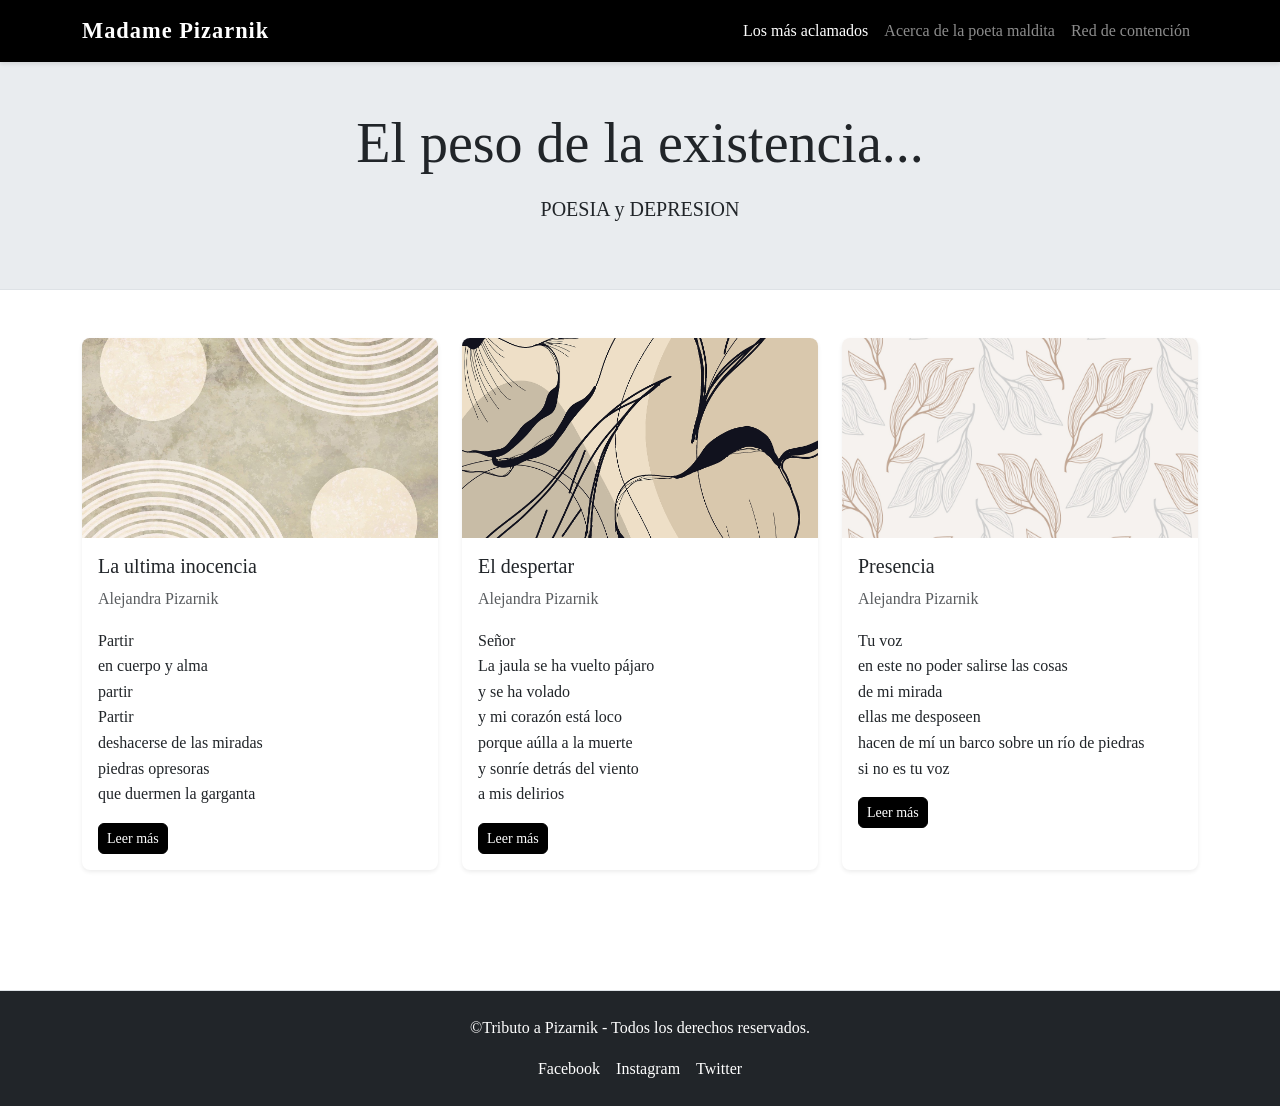
<file: index.html>
<!DOCTYPE html>
<html lang="es">
<head>
    <meta charset="UTF-8">
    <meta name="viewport" content="width=device-width, initial-scale=1.0">
    <title>Alejandra Pizarnik inicio</title>
    <!-- Bootstrap 5 CDN -->
    <link href="https://cdn.jsdelivr.net/npm/bootstrap@5.3.0/dist/css/bootstrap.min.css" rel="stylesheet">
    <!-- CSS personalizado -->
    <link rel="stylesheet" href="assets/styles.css">
</head>
<body>
    <!-- Navbar (COMPLETAR: agregar logo, links activos, menú colapsable) -->
    <nav class="navbar navbar-expand-md navbar-dark bg-primary sticky-top">
        <div class="container">
            <a class="navbar-brand fw-bold" href="index.html">Madame Pizarnik</a>
                   <button class="navbar-toggler" type="button" data-bs-toggle="collapse" data-bs-target="#navbarNav" aria-label="Abrir menu">
                    <span class="navbar-toggler-icon"></span>
                    <span class="visually-hidden">Abrir menú</span>
                    </button>

                <div class="collapse navbar-collapse" id="navbarNav">
                  <ul class="navbar-nav ms-auto">
                    <li class="nav-item">
                    <a class="nav-link active" href="#articulos">Los más aclamados</a>
                     </li>
                <li class="nav-item">
                    <a class="nav-link" href="about.html">Acerca de la poeta maldita</a>
                </li>
               <li class="nav-item">
                    <a class="nav-link" href="contact.html">Red de contención</a>
                </li>
            </ul>
        </div>
    </div>
</nav>

    <!-- Hero section -->
    <header class="bg-gradient text-blue py-5">
        <div class="container text-center">
            <h1 class="display-4">El peso de la existencia...</h1>
            <p class="lead">POESIA y DEPRESION</p>
        </div>
    </header>

    <!-- Main: listado de artículos -->
    <main id="articulos" class="py-5">
        <div class="container">
            <div class="row">
                <div class="col-md-4 mb-4">
                    <div class="card h-100 shadow-sm">
                        <img src="assets/images/photo1.jpg" class="card-img-top" alt="El paso de la infancia a la adultez">
                        <div class="card-body">
                            <h5 class="card-title">La ultima inocencia</h5>
                            <p class="card-text text-muted">Alejandra Pizarnik</p>
                            <p class="card-text">Partir<br>en cuerpo y alma<br>partir<br>Partir<br>deshacerse de las miradas<br>piedras opresoras<br>que duermen la garganta<br></p>
                            <a href="#" class="btn btn-primary btn-sm">Leer más</a>
                        </div>
                    </div>
                </div>

                <div class="col-md-4 mb-4">
                    <div class="card h-100 shadow-sm">
                        <img src="assets/images/photo2.png" class="card-img-top" alt="Ser consciente no libera">
                        <div class="card-body">
                            <h5 class="card-title">El despertar</h5>
                            <p class="card-text text-muted">Alejandra Pizarnik</p><p class="card-text">Señor<br>La jaula se ha vuelto pájaro<br>y se ha volado<br>y mi corazón está loco<br>porque aúlla a la muerte<br>y sonríe detrás del viento<br>a mis delirios<br></p>
                            <a href="#" class="btn btn-primary btn-sm">Leer más</a>
                        </div>
                    </div>
                </div>

                <div class="col-md-4 mb-4">
                    <div class="card h-100 shadow-sm">
                        <img src="assets/images/photo3.png" class="card-img-top" alt="Algo persiste, pero sin explicación">
                        <div class="card-body">
                            <h5 class="card-title">Presencia</h5>
                            <p class="card-text text-muted">Alejandra Pizarnik</p>
                            <p class="card-text">Tu voz<br>en este no poder salirse las cosas<br>de mi mirada<br>ellas me desposeen<br>hacen de mí un barco sobre un río de piedras<br>si no es tu voz<br></p>
                                <a href="#" class="btn btn-primary btn-sm">Leer más</a>
                        </div>
                    </div>
                </div>
            </div> </div>
    </main>

    <!-- Footer -->
    <footer class="bg-dark text-white py-4 mt-5">
        <div class="container text-center">
            <p>&copy;Tributo a Pizarnik - Todos los derechos reservados.</p>
        </div>

        <div class="d-flex justify-content-center align-items-center">
            <a href="https://www.facebook.com/alejandra.pizarnik" class="text-white mx-2" target="_blank">Facebook</a>
            <a href="https://www.instagram.com/alejandra.pizarnik" class="text-white mx-2" target="_blank">Instagram</a>
            <a href="https://twitter.com/alejandrapizarn" class="text-white mx-2" target="_blank">Twitter</a>
        </div>
    </footer>

    <!-- Bootstrap JS -->
    <script src="https://cdn.jsdelivr.net/npm/bootstrap@5.3.0/dist/js/bootstrap.bundle.min.js"></script>
</body>
</html>
</file>
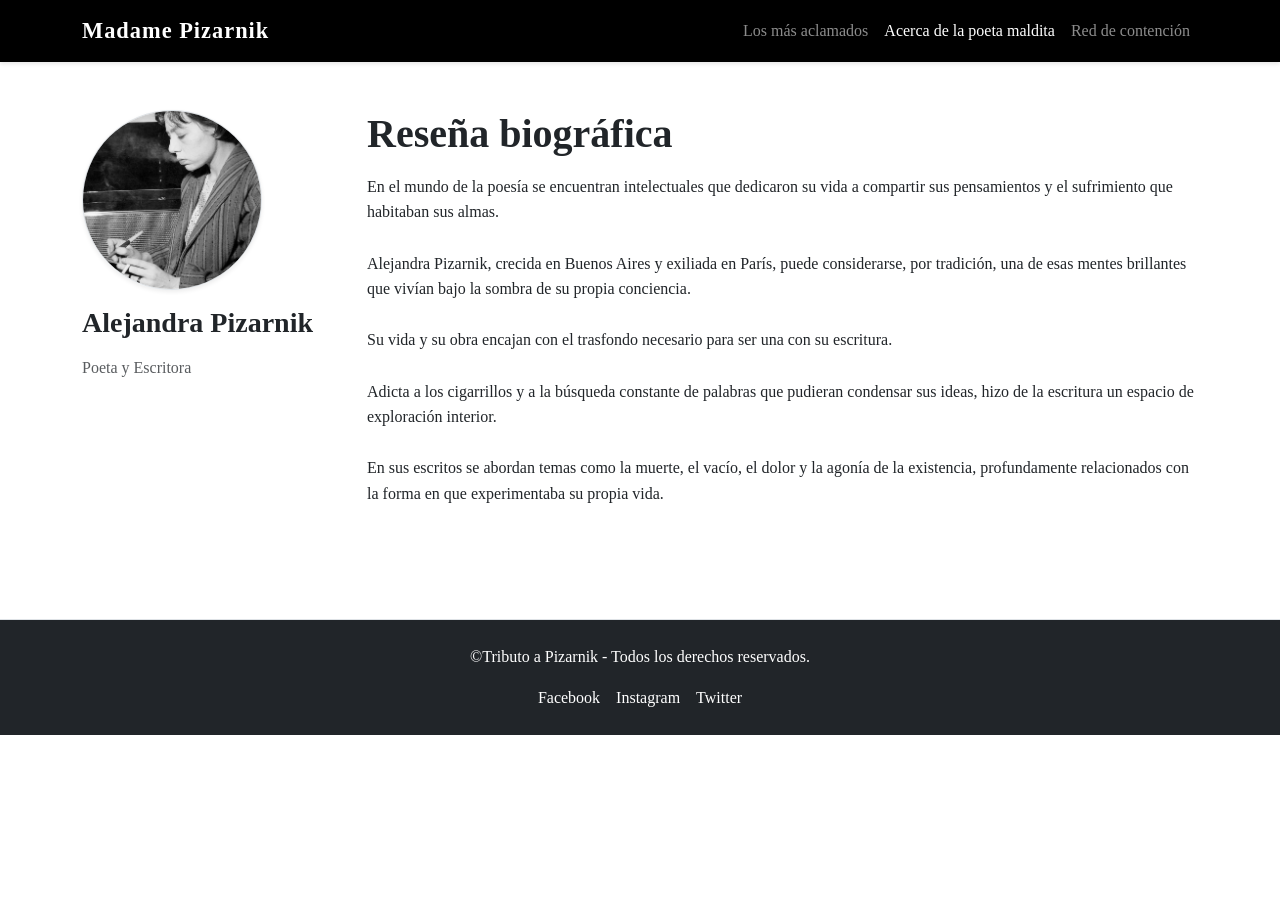
<file: about.html>
<!DOCTYPE html>
<html lang="es">
<head>
    <meta charset="UTF-8">
    <meta name="viewport" content="width=device-width, initial-scale=1.0">
    <title>Acerca de Alejandra Pizarnik</title>
    <link href="https://cdn.jsdelivr.net/npm/bootstrap@5.3.0/dist/css/bootstrap.min.css" rel="stylesheet">
    <link rel="stylesheet" href="assets/styles.css">
</head>
<body>
    <!-- Navbar (copiar de index.html) -->
    <nav class="navbar navbar-expand-md navbar-dark bg-primary sticky-top">
        <div class="container">
            <a class="navbar-brand fw-bold" href="index.html">Madame Pizarnik</a>
                   <button class="navbar-toggler" type="button" data-bs-toggle="collapse" data-bs-target="#navbarNav" aria-label="Abrir menu">
                    <span class="navbar-toggler-icon"></span>
                    <span class="visually-hidden">Abrir menú</span>
                    </button>

                <div class="collapse navbar-collapse" id="navbarNav">
                  <ul class="navbar-nav ms-auto">
                    <li class="nav-item">
                    <a class="nav-link" href="index.html#articulos">Los más aclamados</a>
                     </li>
                <li class="nav-item">
                    <a class="nav-link active" href="about.html">Acerca de la poeta maldita</a>
                </li>
               <li class="nav-item">
                    <a class="nav-link" href="contact.html">Red de contención</a>
                </li>
            </ul>
        </div>
    </div>
</nav>
    <!-- Contenido -->
    <main class="py-5">
        <div class="container">
            <div class="row">
                <!-- Sidebar: Avatar (COMPLETAR) -->
                <aside class="col-md-3 mb-4" text-center>
                    <img src="assets/images/Pizarnik.jpg"
                    class="img-fluid rounded-circle mb-3 border shadow-sm"
                    alt="Fotografia de Pizarnik"
                    style="max-width: 180px; height: 180px; object-fit: cover;">
                    <h3>Alejandra Pizarnik</h3>
                    <p class="text-muted">Poeta y Escritora</p>
                </aside>

                <!-- Contenido principal (COMPLETAR) -->
                <article class="col-md-9">
                    <h1>Reseña biográfica</h1>
                    <p>En el mundo de la poesía se encuentran intelectuales que dedicaron su vida a compartir sus pensamientos y el sufrimiento que habitaban sus almas.<br>
                    <br>Alejandra Pizarnik, crecida en Buenos Aires y exiliada en París, puede considerarse, por tradición, una de esas mentes brillantes que vivían bajo la sombra de su propia conciencia.<br>
                    <br>Su vida y su obra encajan con el trasfondo necesario para ser una con su escritura.<br>
                    <br>Adicta a los cigarrillos y a la búsqueda constante de palabras que pudieran condensar sus ideas, hizo de la escritura un espacio de exploración interior.<br>
                    <br>En sus escritos se abordan temas como la muerte, el vacío, el dolor y la agonía de la existencia, profundamente relacionados con la forma en que experimentaba su propia vida.<br></p>
                    <!-- TODO: agregar más párrafos, habilidades, etc. -->
                </article>
            </div>
        </div>
    </main>

    <!-- Footer -->
   <footer class="bg-dark text-white py-4 mt-5">
        <div class="container text-center">
            <p>&copy;Tributo a Pizarnik - Todos los derechos reservados.</p>
        </div>

        <div class="d-flex justify-content-center align-items-center">
            <a href="https://www.facebook.com/alejandra.pizarnik" class="text-white mx-2" target="_blank">Facebook</a>
            <a href="https://www.instagram.com/alejandra.pizarnik" class="text-white mx-2" target="_blank">Instagram</a>
            <a href="https://twitter.com/alejandrapizarn" class="text-white mx-2" target="_blank">Twitter</a>
        </div>
    </footer>

    <script src="https://cdn.jsdelivr.net/npm/bootstrap@5.3.0/dist/js/bootstrap.bundle.min.js"></script>
</body>
</html>
</file>
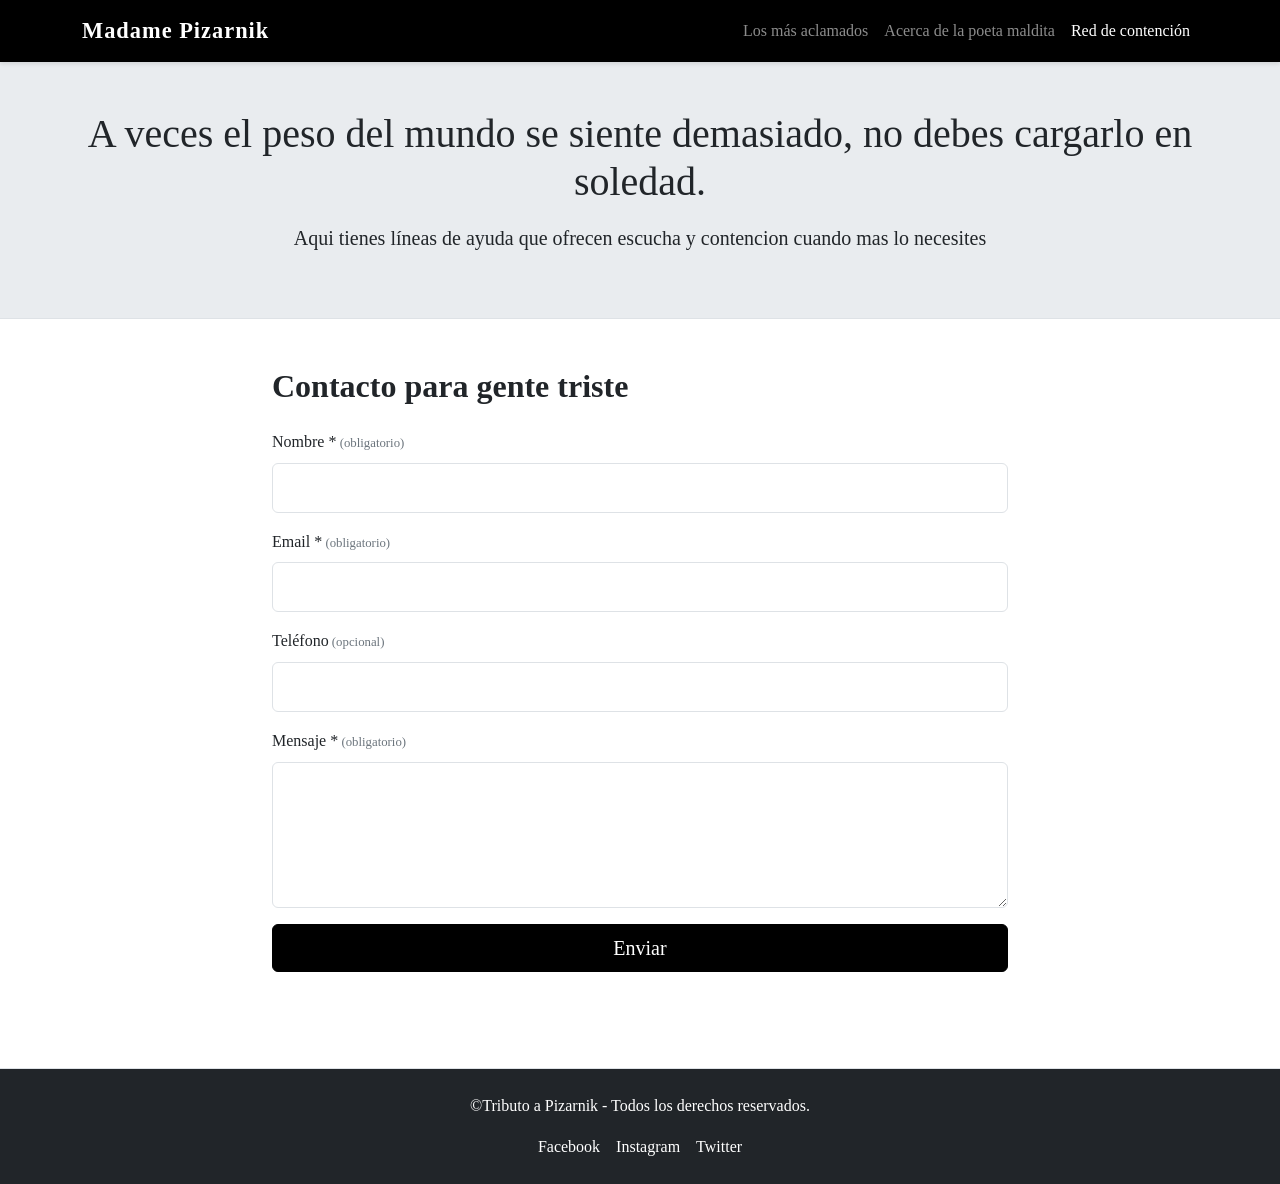
<file: contact.html>
<!DOCTYPE html>
<html lang="es">
<head>
    <meta charset="UTF-8">
    <meta name="viewport" content="width=device-width, initial-scale=1.0">
    <title>Red de contención</title>
    <link href="https://cdn.jsdelivr.net/npm/bootstrap@5.3.0/dist/css/bootstrap.min.css" rel="stylesheet">
    <link rel="stylesheet" href="assets/styles.css">
</head>
<body>
    <!-- Navbar -->
<nav class="navbar navbar-expand-md navbar-dark bg-primary sticky-top">
        <div class="container">
            <a class="navbar-brand fw-bold" href="index.html">Madame Pizarnik</a>
                   <button class="navbar-toggler" type="button" data-bs-toggle="collapse" data-bs-target="#navbarNav" aria-label="Abrir menu">
                    <span class="navbar-toggler-icon"></span>
                    <span class="visually-hidden">Abrir menú</span>
                    </button>

                <div class="collapse navbar-collapse" id="navbarNav">
                  <ul class="navbar-nav ms-auto">
                    <li class="nav-item">
                    <a class="nav-link" href="index.html#articulos">Los más aclamados</a>
                     </li>
                <li class="nav-item">
                    <a class="nav-link" href="about.html">Acerca de la poeta maldita</a>
                </li>
               <li class="nav-item">
                    <a class="nav-link active" href="contact.html">Red de contención</a>
                </li>
            </ul>
        </div>
    </div>
</nav>

    <!-- Formulario de contacto -->
    <header class="bg-gradient text-blue py-5">
        <div class="container text-center">
            <h1 class="display-6"> A veces el peso del mundo se siente demasiado, no debes cargarlo en soledad. <br>
            </h1>
            <p class="lead">Aqui tienes líneas de ayuda que ofrecen escucha y contencion cuando mas lo necesites</p>
        </div>
    </header>
    <main class="py-5">
        <div class="container mt-auto">
            <div class="row justify-content-center">
                <div class="col-md-8">
                    <h2 class="mb-4">Contacto para gente triste</h2>

                    <form id="contactForm" novalidate>
                        <!-- Campo nombre (COMPLETAR: validación) -->
                        <div class="mb-3">
                            <label for="name" class="form-label">Nombre *</label>
                            <input type="text" class="form-control" id="name" name="name" required>
                            <div class="invalid-feedback">
                                Por favor ingresa tu nombre.
                            </div>
                        </div>

                        <!-- Campo email (COMPLETAR) -->
                        <div class="mb-3">
                            <label for="email" class="form-label">Email *</label>
                            <input type="email" class="form-control" id="email" name="email" required>
                            <div class="invalid-feedback">
                                Por favor ingresa un email válido.
                            </div>
                        </div>

                        <!-- Campo teléfono (COMPLETAR: opcional) -->
                        <div class="mb-3">
                            <label for="phone" class="form-label">Teléfono</label>
                            <input type="tel" class="form-control" id="phone" name="phone">
                        </div>

                        <!-- Campo mensaje (COMPLETAR: minlength) -->
                        <div class="mb-3">
                            <label for="message" class="form-label">Mensaje *</label>
                            <textarea class="form-control" id="message" name="message" rows="5" required minlength="10"></textarea>
                            <div class="invalid-feedback">
                                El mensaje debe tener al menos 10 caracteres.
                            </div>
                        </div>

                        <!-- Botón submit -->
                        <button type="submit" class="btn btn-primary btn-lg w-100">Enviar</button>
                    </form>
                </div>
            </div>
        </div>
    </main>

    <!-- Footer -->
   <footer class="bg-dark text-white py-4 mt-5">
        <div class="container text-center">
            <p>&copy;Tributo a Pizarnik - Todos los derechos reservados.</p>
        </div>

        <div class="d-flex justify-content-center align-items-center">
            <a href="https://www.facebook.com/alejandra.pizarnik" class="text-white mx-2" target="_blank">Facebook</a>
            <a href="https://www.instagram.com/alejandra.pizarnik" class="text-white mx-2" target="_blank">Instagram</a>
            <a href="https://twitter.com/alejandrapizarn" class="text-white mx-2" target="_blank">Twitter</a>
        </div>
    </footer>

    <!-- Script: validación HTML5 + feedback visual -->
    <script>
        const form = document.getElementById('contactForm');
        form.addEventListener('submit', (e) => {
            if (!form.checkValidity()) {
                e.preventDefault();
                e.stopPropagation();
            }
            form.classList.add('was-validated');
        });
    </script>

    <script src="https://cdn.jsdelivr.net/npm/bootstrap@5.3.0/dist/js/bootstrap.bundle.min.js"></script>
</body>
</html>
</file>
<file: assets/styles.css>
/* ===== Variables CSS ===== */
:root {
    --primary-color: hsl(0deg 0% 0%);
    --text-color: #212529;
    --light-bg: #f8f9fa;
    --border-color: #dee2e6;
}

/* ===== Reset y base ===== */
* {
    margin: 0;
    padding: 0;
    box-sizing: border-box;
}

html {
    scroll-behavior: smooth;
}

body {
    font-family: -apple-system, BlinkMacSystemFont, Georgia, serif, "Helvetica Neue", Arial, sans-serif;
    line-height: 1.6;
    color: var(--text-color);
}

/* ===== Tipografía ===== */
h1, h2, h3 {
    font-weight: 600;
    margin-bottom: 1rem;
}

a {
    text-decoration: none;
    transition: all 0.3s ease;
}

/* ===== Navbar ===== */
.navbar {
    background-color: var(--primary-color) !important;
    box-shadow: 0 2px 4px rgb(0 0 0 / 10%);
}

.navbar-brand {
    font-size: 1.4rem;
    letter-spacing: 1px;
}

.navbar-brand:hover {
    opacity: 0.8;
}

/* ===== Hero Section ===== */
.bg-gradient {
    background: #e9ecef !important;
    border-bottom: 1px solid var(--border-color);
}

/* ===== Cards ===== */
.card {
    border: none;
    border-radius: 8px;
    transition: transform 0.3s ease, box-shadow 0.3s ease;
}

.card:hover {
    transform: translateY(-5px);
    box-shadow: 0 8px 16px rgb(0 0 0 / 15%) !important;
}

.card-img-top {
    height: 200px;
    object-fit: cover;
    border-radius: 8px 8px 0 0;
}

/* ===== Botones ===== */
.btn {
    border-radius: 6px;
    font-weight: 500;
    transition: all 0.3s ease;
}

.btn-primary {
    background-color: var(--primary-color);
    border-color: var(--primary-color);
}

.btn-primary:hover {
    background-color: #6d545460;
    border-color: #614242;
    transform: translateY(-2px);
    box-shadow: 0 4px 8px rgb(167 58 58 / 25%) !important;
}

/* ===== Formulario ===== */
.form-control {
    border: 1px solid var(--border-color);
    border-radius: 6px;
    padding: 0.75rem;
    transition: border-color 0.3s ease, box-shadow 0.3s ease;
}

.form-control:focus {
    border-color: var(--primary-color);
    box-shadow: 0 0 0 0.2rem rgb(135 148 62 / 50%) !important;
}

/* Validación HTML5: estilos :valid e :invalid */
.was-validated .form-control:valid {
    border-color: #73925e;
    background-image: url("data:image/svg+xml,%3csvg xmlns='http://www.w3.org/2000/svg' viewBox='0 0 8 8'%3e%3cpath fill='%23198754' d='M.5 4.5L2 3l1-1 1 1 2-2 1 1-3 3-1 1-1-1-1-1z'/%3e%3c/svg%3e");
    background-repeat: no-repeat;
    background-position: right calc(0.375em + 0.1875rem) center;
    background-size: calc(0.75em + 0.375rem) calc(0.75em + 0.375rem);
    padding-right: calc(1.5em + 0.75rem);
}

.was-validated .form-control:invalid {
    border-color: #2e0f12;
    background-image: url("data:image/svg+xml,%3csvg xmlns='http://www.w3.org/2000/svg' viewBox='0 0 12 12' width='12' height='12' fill='none' stroke='%23dc3545' viewBox='0 0 12 12'%3e%3ccircle cx='6' cy='6' r='4.5'/%3e%3cpath stroke-linejoin='round' d='M5.8 3.6h.4L6 6.9h-.4z'/%3e%3ccircle cx='6' cy='8.2' r='.6' fill='%23dc3545' stroke='none'/%3e%3c/svg%3e");
    background-repeat: no-repeat;
    background-position: right calc(0.375em + 0.1875rem) center;
    background-size: calc(0.75em + 0.375rem) calc(0.75em + 0.375rem);
    padding-right: calc(1.5em + 0.75rem);
}

.invalid-feedback {
    display: none;
    width: 100%;
    margin-top: 0.25rem;
    font-size: 0.875em;
    color: #642329;
}

.was-validated .form-control:invalid ~ .invalid-feedback {
    display: block;
}

/* ===== Footer ===== */
footer {
    margin-top: auto;
    border-top: 1px solid var(--border-color);
}

footer a {
    color: #adb5bd;
}

/* ===== Accesibilidad ===== */
a:focus,
button:focus,
input:focus {
    outline: 2px solid var(--primary-color);
    outline-offset: 2px;
}

footer a:hover {
    color: var(--light-bg);
}

/* ===== Responsive ===== */
@media (width <= 768px) {
    h1 {
        font-size: 2rem;
    }

    .navbar-brand {
        font-size: 1.2rem;
    }

    .card {
        margin-bottom: 1.5rem;
    }

    .btn-lg {
        padding: 0.75rem 1.5rem;
        font-size: 1rem;
    }
}

/* Skip to main content link */
.skip-link {
    position: absolute;
    top: -40px;
    left: 0;
    background: var(--primary-color);
    color: rgb(255 255 255);
    padding: 8px;
    text-decoration: none;
}

.skip-link:focus {
    top: 0;
}

label::after {
    content: " (obligatorio)";
    font-size: 0.8rem;
    color: #6c757d;
    font-weight: normal;
}

label[for="phone"]::after {
    content: " (opcional)";
}
</file>
